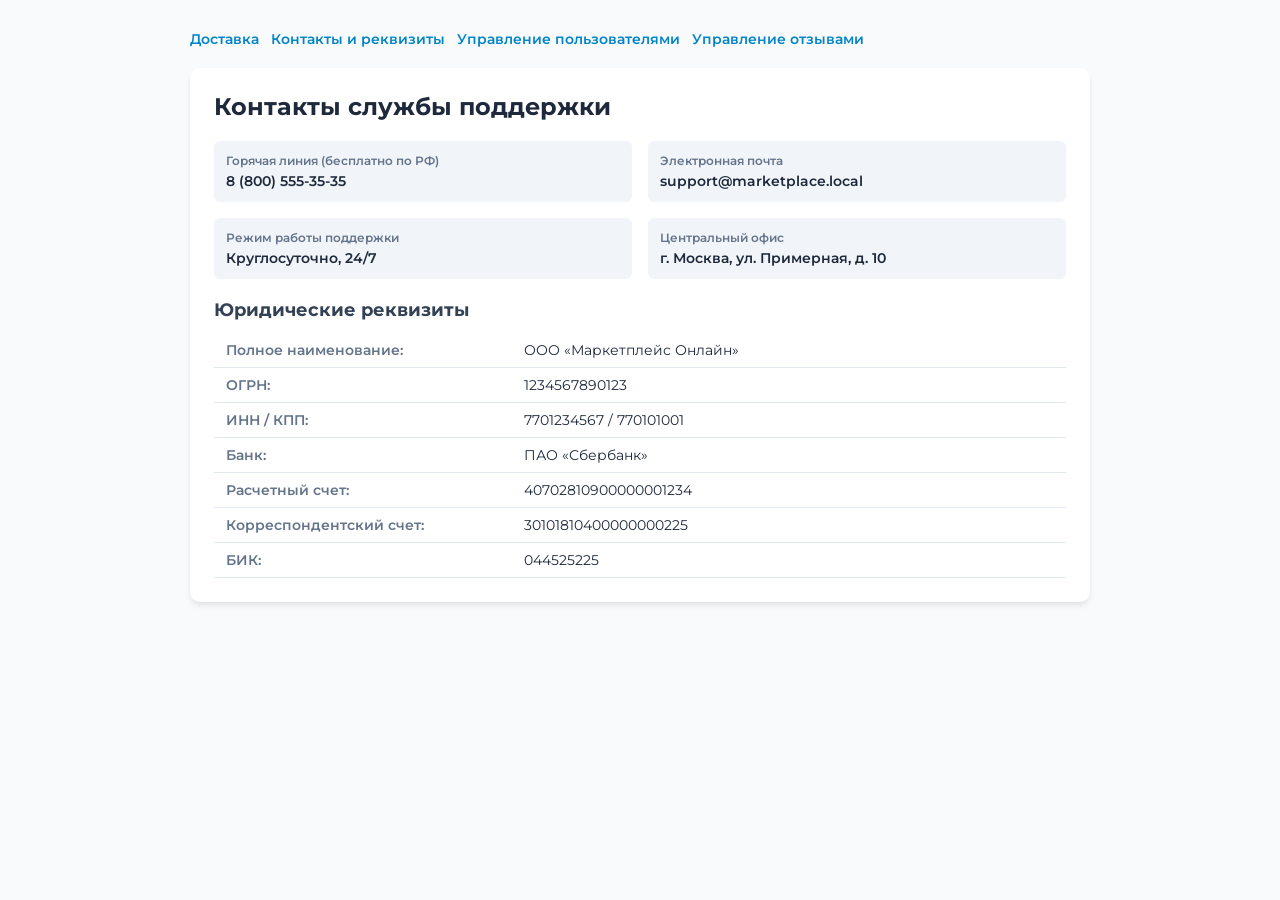
<file: practice 3/html/contacts.html>
<!DOCTYPE html>
<html lang="ru">
<head>
    <meta charset="UTF-8">
    <meta name="viewport" content="width=device-width, initial-scale=1.0">
    <title>Контакты и реквизиты — Маркетплейс</title>

    <link href="https://fonts.googleapis.com/css2?family=Montserrat:wght@400;600;700&display=swap" rel="stylesheet">

    <style>
        body {
            background-color: #f8fafc;
            font-family: 'Montserrat', sans-serif;
            color: #1e293b;
            margin: 0;
            padding: 30px 15px;
        }

        .container {
            max-width: 900px;
            margin: auto;
        }

        .card {
            background: #ffffff;
            box-shadow: 0 4px 6px -1px rgba(0, 0, 0, 0.1);
            padding: 24px;
            border-radius: 10px;
            margin-bottom: 20px;
        }

        h1 {
            font-size: 24px;
            margin-top: 0;
            margin-bottom: 20px;
        }

        h2 {
            font-size: 18px;
            margin-top: 0;
            margin-bottom: 12px;
            color: #334155;
        }

        p {
            line-height: 1.6;
            margin: 0 0 12px 0;
            font-size: 14px;
        }

        .info-grid {
            display: grid;
            grid-template-columns: 1fr 1fr;
            gap: 16px;
            margin-bottom: 20px;
        }

        .info-item {
            background-color: #f1f5f9;
            padding: 12px;
            border-radius: 6px;
        }

        .info-item .label {
            font-size: 12px;
            font-weight: 600;
            color: #64748b;
            margin-bottom: 4px;
        }

        .info-item .value {
            font-size: 14px;
            font-weight: 600;
        }

        table.requisites {
            width: 100%;
            border-collapse: collapse;
            font-size: 14px;
            margin-top: 10px;
        }

        table.requisites td {
            padding: 8px 12px;
            border-bottom: 1px solid #e2e8f0;
        }

        table.requisites td:first-child {
            font-weight: 600;
            color: #64748b;
            width: 35%;
        }

        .nav-links {
            display: flex;
            gap: 12px;
            margin-bottom: 20px;
        }

        .nav-links a {
            text-decoration: none;
            color: #0284c7;
            font-size: 14px;
            font-weight: 600;
        }

        .nav-links a:hover {
            text-decoration: underline;
        }
    </style>
</head>
<body>
    <div class="container">
        <div class="nav-links">
            <a href="delivery.html">Доставка</a>
            <a href="contacts.html">Контакты и реквизиты</a>
            <a href="users.php" target="_blank">Управление пользователями</a>
            <a href="reviews.php" target="_blank">Управление отзывами</a>
        </div>

        <div class="card">
            <h1>Контакты службы поддержки</h1>

            <div class="info-grid">
                <div class="info-item">
                    <div class="label">Горячая линия (бесплатно по РФ)</div>
                    <div class="value">8 (800) 555-35-35</div>
                </div>
                <div class="info-item">
                    <div class="label">Электронная почта</div>
                    <div class="value">support@marketplace.local</div>
                </div>
                <div class="info-item">
                    <div class="label">Режим работы поддержки</div>
                    <div class="value">Круглосуточно, 24/7</div>
                </div>
                <div class="info-item">
                    <div class="label">Центральный офис</div>
                    <div class="value">г. Москва, ул. Примерная, д. 10</div>
                </div>
            </div>

            <h2>Юридические реквизиты</h2>
            <table class="requisites">
                <tbody>
                    <tr>
                        <td>Полное наименование:</td>
                        <td>ООО «Маркетплейс Онлайн»</td>
                    </tr>
                    <tr>
                        <td>ОГРН:</td>
                        <td>1234567890123</td>
                    </tr>
                    <tr>
                        <td>ИНН / КПП:</td>
                        <td>7701234567 / 770101001</td>
                    </tr>
                    <tr>
                        <td>Банк:</td>
                        <td>ПАО «Сбербанк»</td>
                    </tr>
                    <tr>
                        <td>Расчетный счет:</td>
                        <td>40702810900000001234</td>
                    </tr>
                    <tr>
                        <td>Корреспондентский счет:</td>
                        <td>30101810400000000225</td>
                    </tr>
                    <tr>
                        <td>БИК:</td>
                        <td>044525225</td>
                    </tr>
                </tbody>
            </table>
        </div>
    </div>
</body>
</html>
</file>
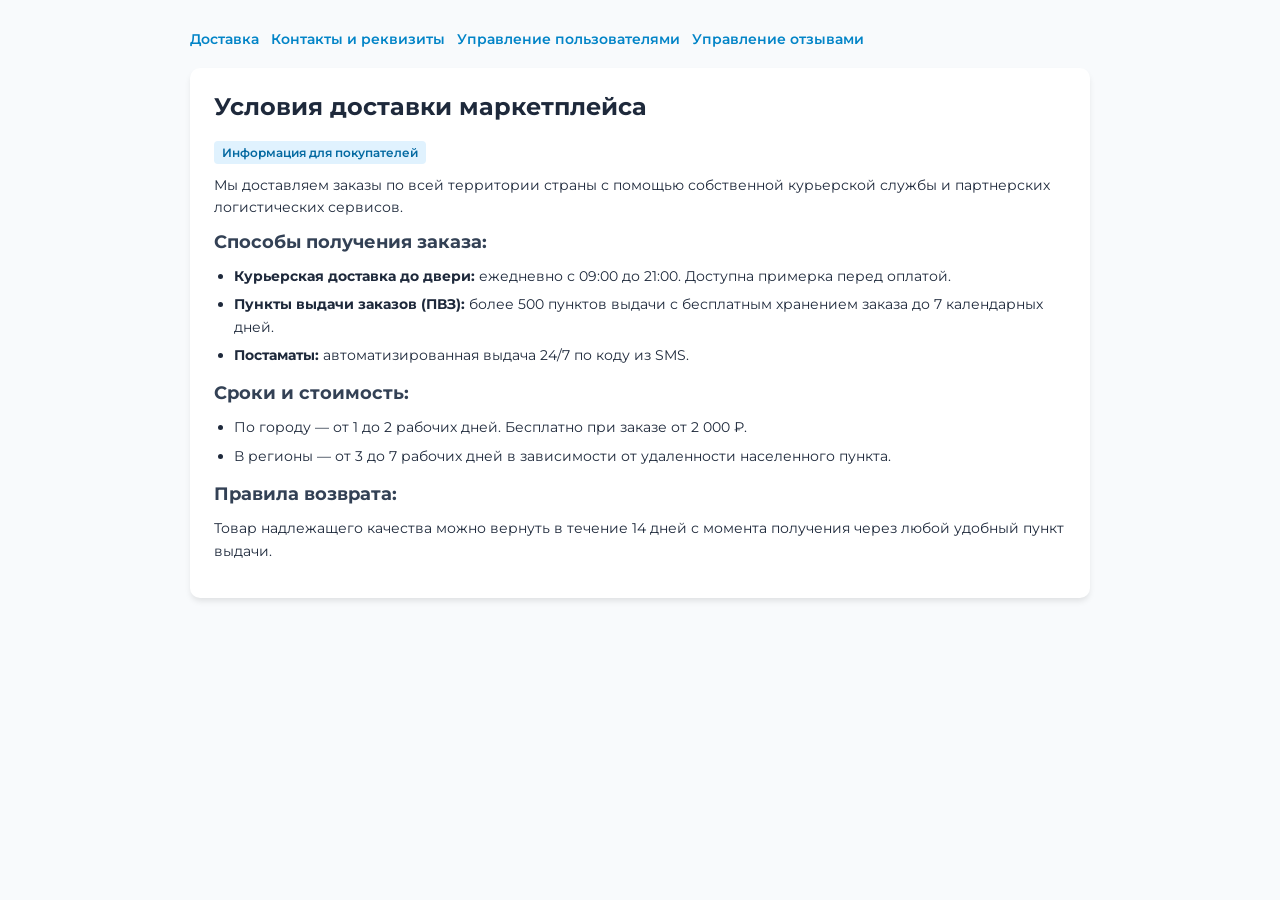
<file: practice 3/html/delivery.html>
<!DOCTYPE html>
<html lang="ru">
<head>
    <meta charset="UTF-8">
    <meta name="viewport" content="width=device-width, initial-scale=1.0">
    <title>Доставка — Маркетплейс</title>

    <link href="https://fonts.googleapis.com/css2?family=Montserrat:wght@400;600;700&display=swap" rel="stylesheet">

    <style>
        body {
            background-color: #f8fafc;
            font-family: 'Montserrat', sans-serif;
            color: #1e293b;
            margin: 0;
            padding: 30px 15px;
        }

        .container {
            max-width: 900px;
            margin: auto;
        }

        .card {
            background: #ffffff;
            box-shadow: 0 4px 6px -1px rgba(0, 0, 0, 0.1);
            padding: 24px;
            border-radius: 10px;
            margin-bottom: 20px;
        }

        h1 {
            font-size: 24px;
            margin-top: 0;
            margin-bottom: 20px;
        }

        h2 {
            font-size: 18px;
            margin-top: 0;
            margin-bottom: 12px;
            color: #334155;
        }

        p {
            line-height: 1.6;
            margin: 0 0 12px 0;
            font-size: 14px;
        }

        ul {
            margin: 0 0 16px 0;
            padding-left: 20px;
            font-size: 14px;
            line-height: 1.6;
        }

        li {
            margin-bottom: 6px;
        }

        .badge {
            display: inline-block;
            background-color: #e0f2fe;
            color: #0369a1;
            padding: 4px 8px;
            border-radius: 4px;
            font-size: 12px;
            font-weight: 600;
            margin-bottom: 10px;
        }

        .nav-links {
            display: flex;
            gap: 12px;
            margin-bottom: 20px;
        }

        .nav-links a {
            text-decoration: none;
            color: #0284c7;
            font-size: 14px;
            font-weight: 600;
        }

        .nav-links a:hover {
            text-decoration: underline;
        }
    </style>
</head>
<body>
    <div class="container">
        <div class="nav-links">
            <a href="delivery.html">Доставка</a>
            <a href="contacts.html">Контакты и реквизиты</a>
            <a href="users.php" target="_blank">Управление пользователями</a>
            <a href="reviews.php" target="_blank">Управление отзывами</a>
        </div>

        <div class="card">
            <h1>Условия доставки маркетплейса</h1>
            <span class="badge">Информация для покупателей</span>
            
            <p>Мы доставляем заказы по всей территории страны с помощью собственной курьерской службы и партнерских логистических сервисов.</p>

            <h2>Способы получения заказа:</h2>
            <ul>
                <li><strong>Курьерская доставка до двери:</strong> ежедневно с 09:00 до 21:00. Доступна примерка перед оплатой.</li>
                <li><strong>Пункты выдачи заказов (ПВЗ):</strong> более 500 пунктов выдачи с бесплатным хранением заказа до 7 календарных дней.</li>
                <li><strong>Постаматы:</strong> автоматизированная выдача 24/7 по коду из SMS.</li>
            </ul>

            <h2>Сроки и стоимость:</h2>
            <ul>
                <li>По городу — от 1 до 2 рабочих дней. Бесплатно при заказе от 2 000 ₽.</li>
                <li>В регионы — от 3 до 7 рабочих дней в зависимости от удаленности населенного пункта.</li>
            </ul>

            <h2>Правила возврата:</h2>
            <p>Товар надлежащего качества можно вернуть в течение 14 дней с момента получения через любой удобный пункт выдачи.</p>
        </div>
    </div>
</body>
</html>
</file>
